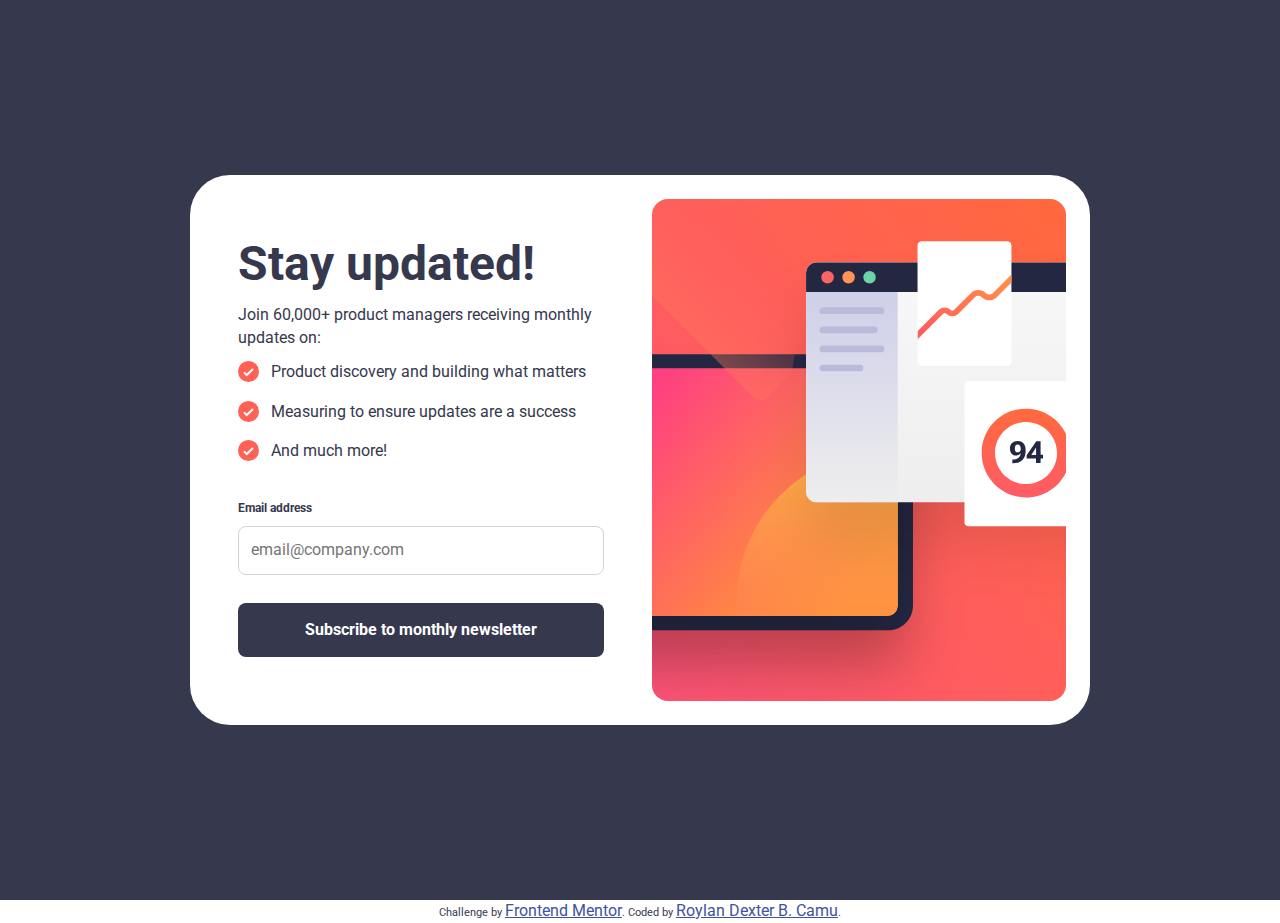
<file: index.html>
<!DOCTYPE html>
<html lang="en">
<head>
  <meta charset="UTF-8">
  <meta name="viewport" content="width=device-width, initial-scale=1.0"> <!-- displays site properly based on user's device -->

  <link rel="icon" type="image/png" sizes="32x32" href="./assets/images/favicon-32x32.png">
  <link rel="preconnect" href="https://fonts.googleapis.com">
  <link rel="preconnect" href="https://fonts.gstatic.com" crossorigin>
  <link href="https://fonts.googleapis.com/css2?family=Inter:wght@400;700;800&family=Roboto:wght@400;700&display=swap" rel="stylesheet">
  <link rel="stylesheet" href="style.css">
  
  <title>Frontend Mentor | Newsletter sign-up form with success message</title>

  <script defer src="modal-mainscript.js"></script>
  <!-- Feel free to remove these styles or customise in your own stylesheet 👍 -->
  <style>
    .attribution { font-size: 11px; text-align: center; background-color: white; }
    .attribution a { color: hsl(228, 45%, 44%); }
  </style>
</head>
<body>

  <!-- Sign-up form start -->

  

  <main class="container">
    
    <div class="wrapper">
      <div class="image-container"><img src="assets/images/illustration-sign-up-mobile.svg" alt=""></div>
      
      <div class="main">

        <h2>
          Stay updated!
        </h2>

        <p class="subtext">
          Join 60,000+ product managers receiving monthly updates on:
        </p>

        <div class="features-list">
          <div class="feature-container">
            <div class="icon-container"><img src="assets/images/icon-list.svg" alt=""></div>
            <p class="feature">
            Product discovery and building what matters
            </p>
          </div>
          <div class="feature-container">
            <div class="icon-container"><img src="assets/images/icon-list.svg" alt=""></div>
            <p class="feature">
            Measuring to ensure updates are a success
            </p>
          </div>
          <div class="feature-container">
            <div class="icon-container"><img src="assets/images/icon-list.svg" alt=""></div>
            <p class="feature">
            And much more!
            </p>
          </div>
        </div>

        <form class="form-email" action="success.html" method="GET">

          <label class="email-title">
            Email address
          </label>
          <input name="email" required type="email" class="js-email-input email-input" placeholder="email@company.com">

          <button class="btn js-subscribe-btn">
            Subscribe to monthly newsletter
          </button>

        </form>

      </div>

    </div>
  </main>

  <!-- Sign-up form end -->

  <!-- Success message start -->

  

  <!-- Thanks for subscribing!

  
  Dismiss message -->

  <!-- Success message end -->
  
  <div class="attribution">
    Challenge by <a href="https://www.frontendmentor.io?ref=challenge" target="_blank">Frontend Mentor</a>. 
    Coded by <a href="https://github.com/RDCamu?tab=repositories">Roylan Dexter B. Camu</a>.
  </div>
</body>
</html>
</file>
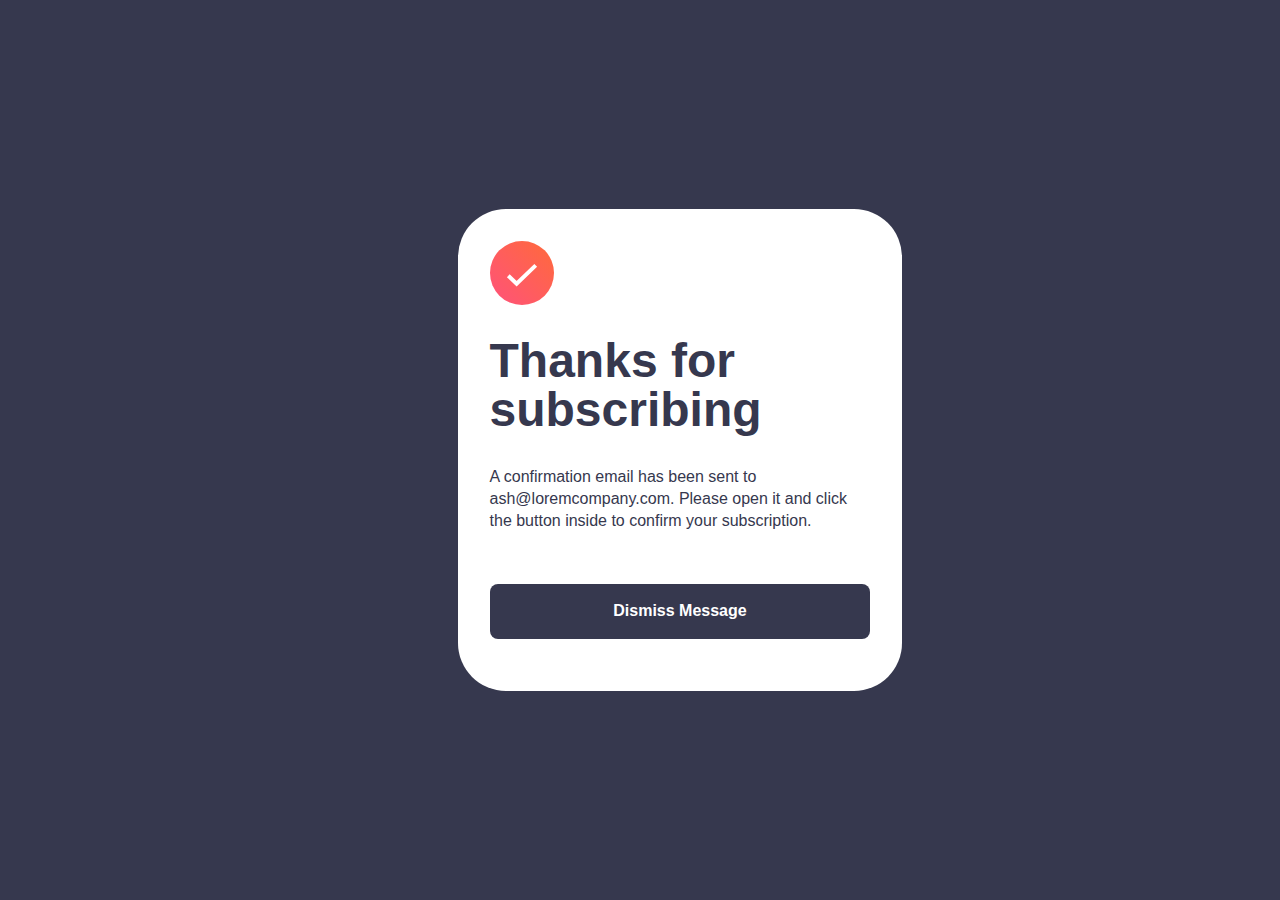
<file: success.html>
<!DOCTYPE html>
<html lang="en">
<head>
    <meta charset="UTF-8">
    <meta name="viewport" content="width=device-width, initial-scale=1.0">
    <title>Document</title>
    <link rel="stylesheet" href="style.css">
</head>
<body>

    <div class="success-modal">

        <div class="modal-wrapper">
    
            
            <img src="assets/images/icon-success.svg" alt="">
        
            <h2>Thanks for subscribing</h2>
        
            <p>
            A confirmation email has been sent to ash@loremcompany.com. 
            Please open it and click the button inside to confirm your subscription.
            </p>
        
            <form method="GET" action="index.html">
            <button class="btn"> Dismiss Message</button>
            </form>
        
    
        </div>
    
    </div>

    
    
</body>
</html>
</file>
<file: style.css>
*, ::before, ::after {
    margin: 0 0 0 0;
    padding: 0 0 0 0;
    box-sizing: border-box;
    font-family: Roboto, Arial, Helvetica, sans-serif;
    font-size: 16px;
    color: hsl(235, 18%, 26%);
    line-height: 2.5ch;

}

.wrapper {
    background-color: white;
}

h2 {
    font-size: 36px;
    margin-block: 12px; 
    line-height: normal;   
}

.main {
    padding: 24px;
}

.subtext {
    margin-block: 12px;
}

.feature-container {
    display: flex;
    gap: 12px;
    margin-block:12px;
}

.form-email {
    margin-block-start: 28px;
}

.email-title {
    font-size: 12px;
    font-weight: bold;
    /* margin-block: 8px; */
}

.email-input {
    width: 100%;
    padding: 12px;
    border-radius: 8px;
    border: 1px solid lightgray;
    margin-block: 8px;
}

.email-input:user-invalid {
    background-color: hsla(4, 100%, 67%, 0.2);
    border-color: hsl(4, 100%, 67%);
    color: hsl(4, 100%, 67%);
}


.btn {
    margin-block: 20px;
    width: 100%;
    padding-block: 16px;
    border-radius: 8px;
    color: white;
    background: hsl(235, 18%, 26%);
    border:none;
    font-weight: bold;
}

.btn:hover, .btn:focus-visible {
    background-image: linear-gradient(to right, #ea4e6a, tomato);
    box-shadow: 0 10px 20px rgb(255 99 71 / 0.7) ;
}

.image-container img{
    width: 100%;
    height: 100%;
    object-fit: cover;
    border-bottom-left-radius: 24px;
    border-bottom-right-radius: 24px;

}

.image-container {
    background-color: transparent;
    width: 100%;
    height: min(284px, 26vh);
    border-collapse: separate;
}


.success-modal {
    display: grid;
    width: 100vw;
    height: 100vh;
    place-items: center;
    border: none;
    padding: 24px;
}



.email-container {
    font-weight: bold;
}

@media (min-width:770px) {
    body {
        background-color: hsl(235, 18%, 26%);
    }

    .modal-wrapper {
        background-color: white;
        padding: 32px;
        border-radius: 48px;
        width: 50ch;
    
    }

    .container {
        width: 100vw;
        height: 100vh;
        display: flex;
        align-items: center;
        justify-content: center;
        background: transparent;
    }

    .wrapper {
        width: 900px;
        display: grid;
        grid-template-areas: 
        "main head-image";
        grid-template-columns: 1fr 1fr;
        padding: 24px;
        border-radius: 40px;
        column-gap: 24px;
    }

    .image-container {
        grid-area: head-image;
        height: 100%;
    }

    .image-container img {
        border-radius: 16px;
    }

    h2 {
        font-size: 48px;
    }

    .success-modal {
        margin: auto;
        max-width: 50ch;
        padding: 40px;
        border-radius: 32px;
        border: none;
    }

    .success-modal::backdrop {
        background-color: hsl(235, 18%, 26%);
    }

    .modal-wrapper {
        display: grid;
        row-gap: 32px;
    }

    .success-modal h2 {
        line-height: 1.8ch;
        margin: 0;
    }

}
</file>
